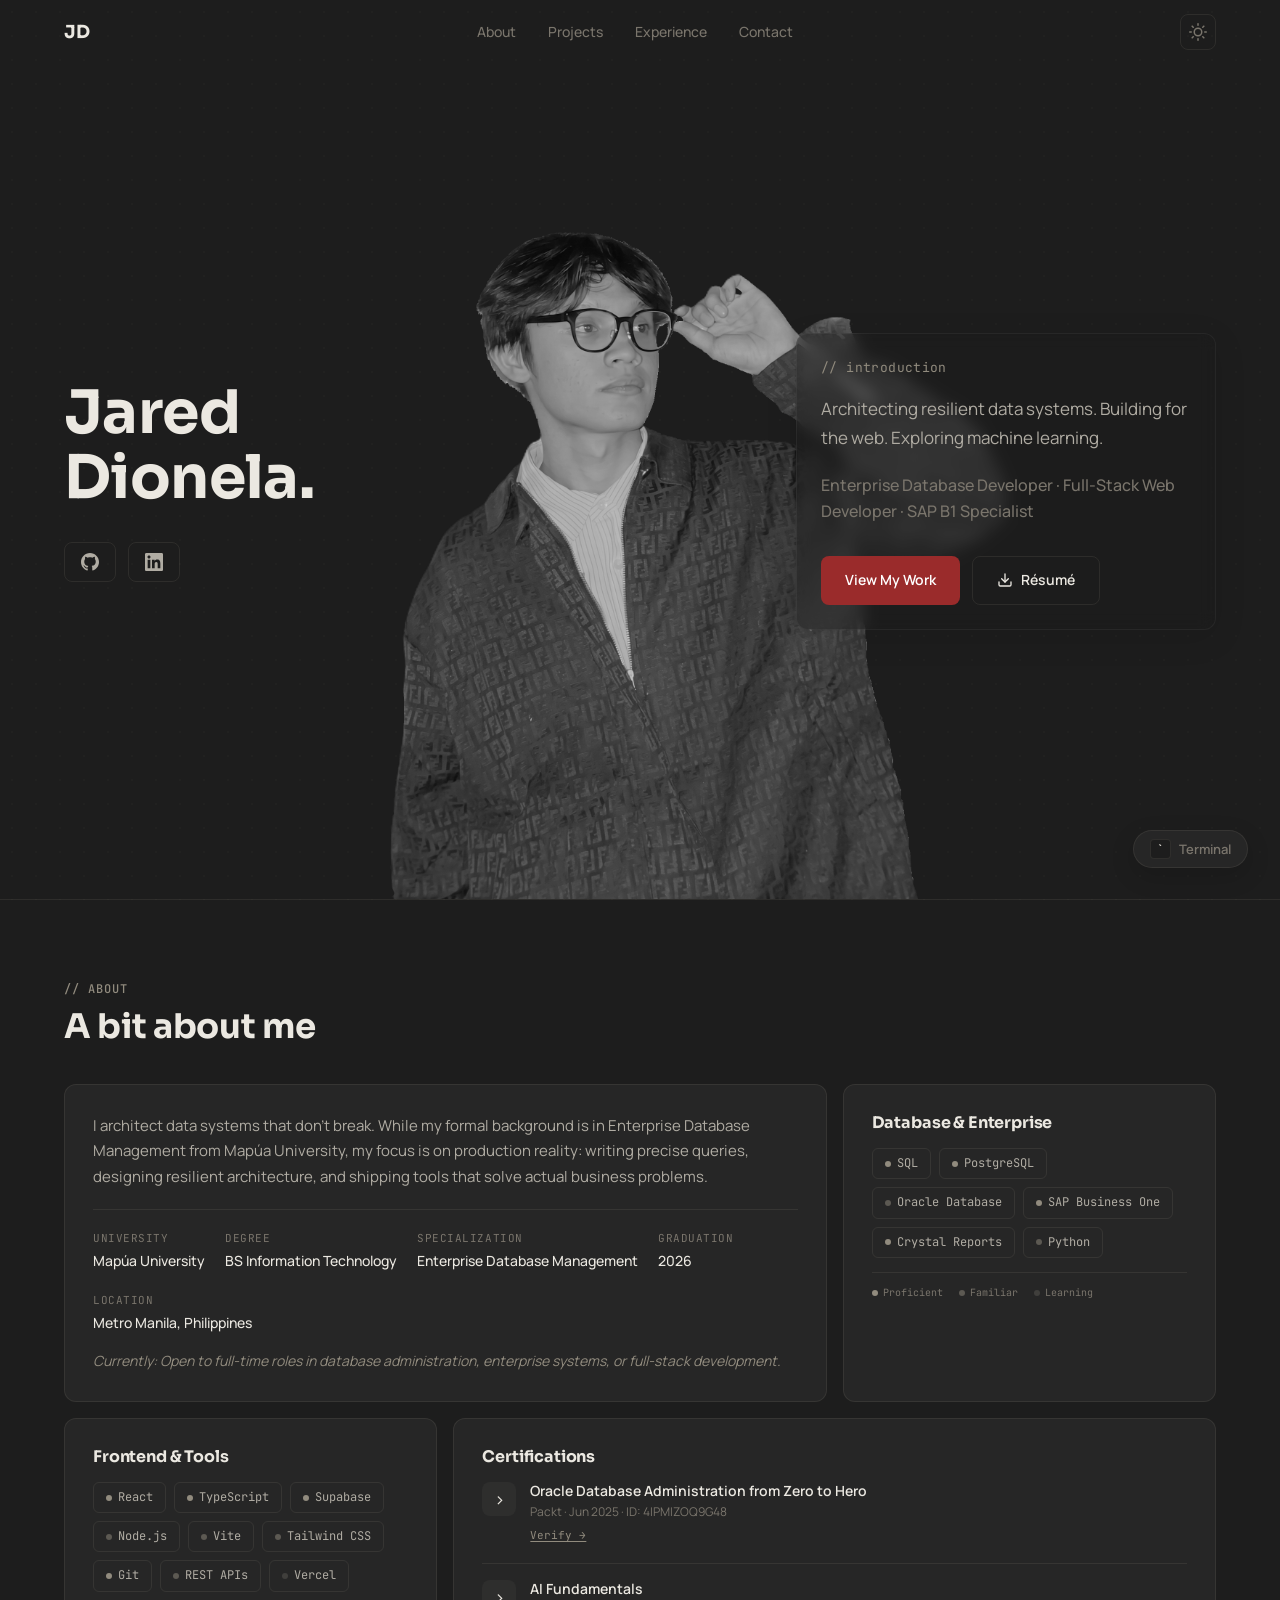
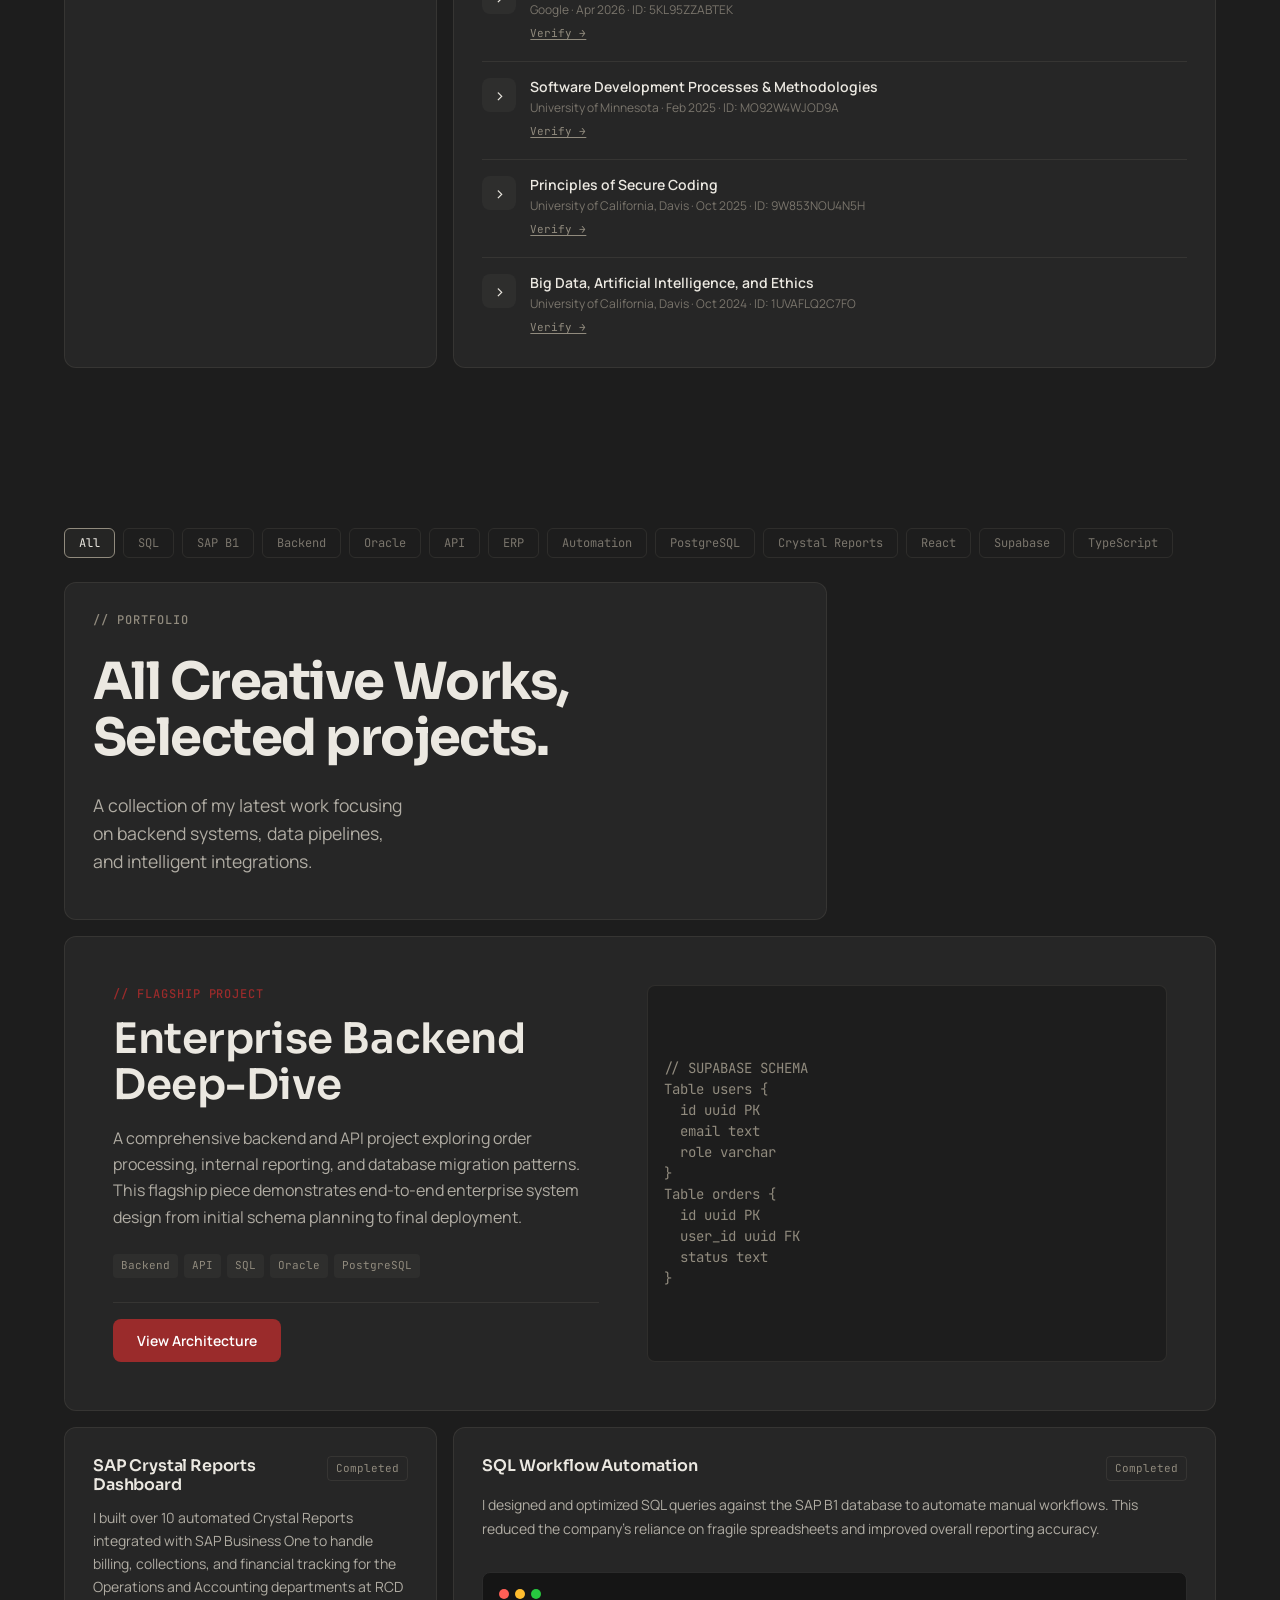
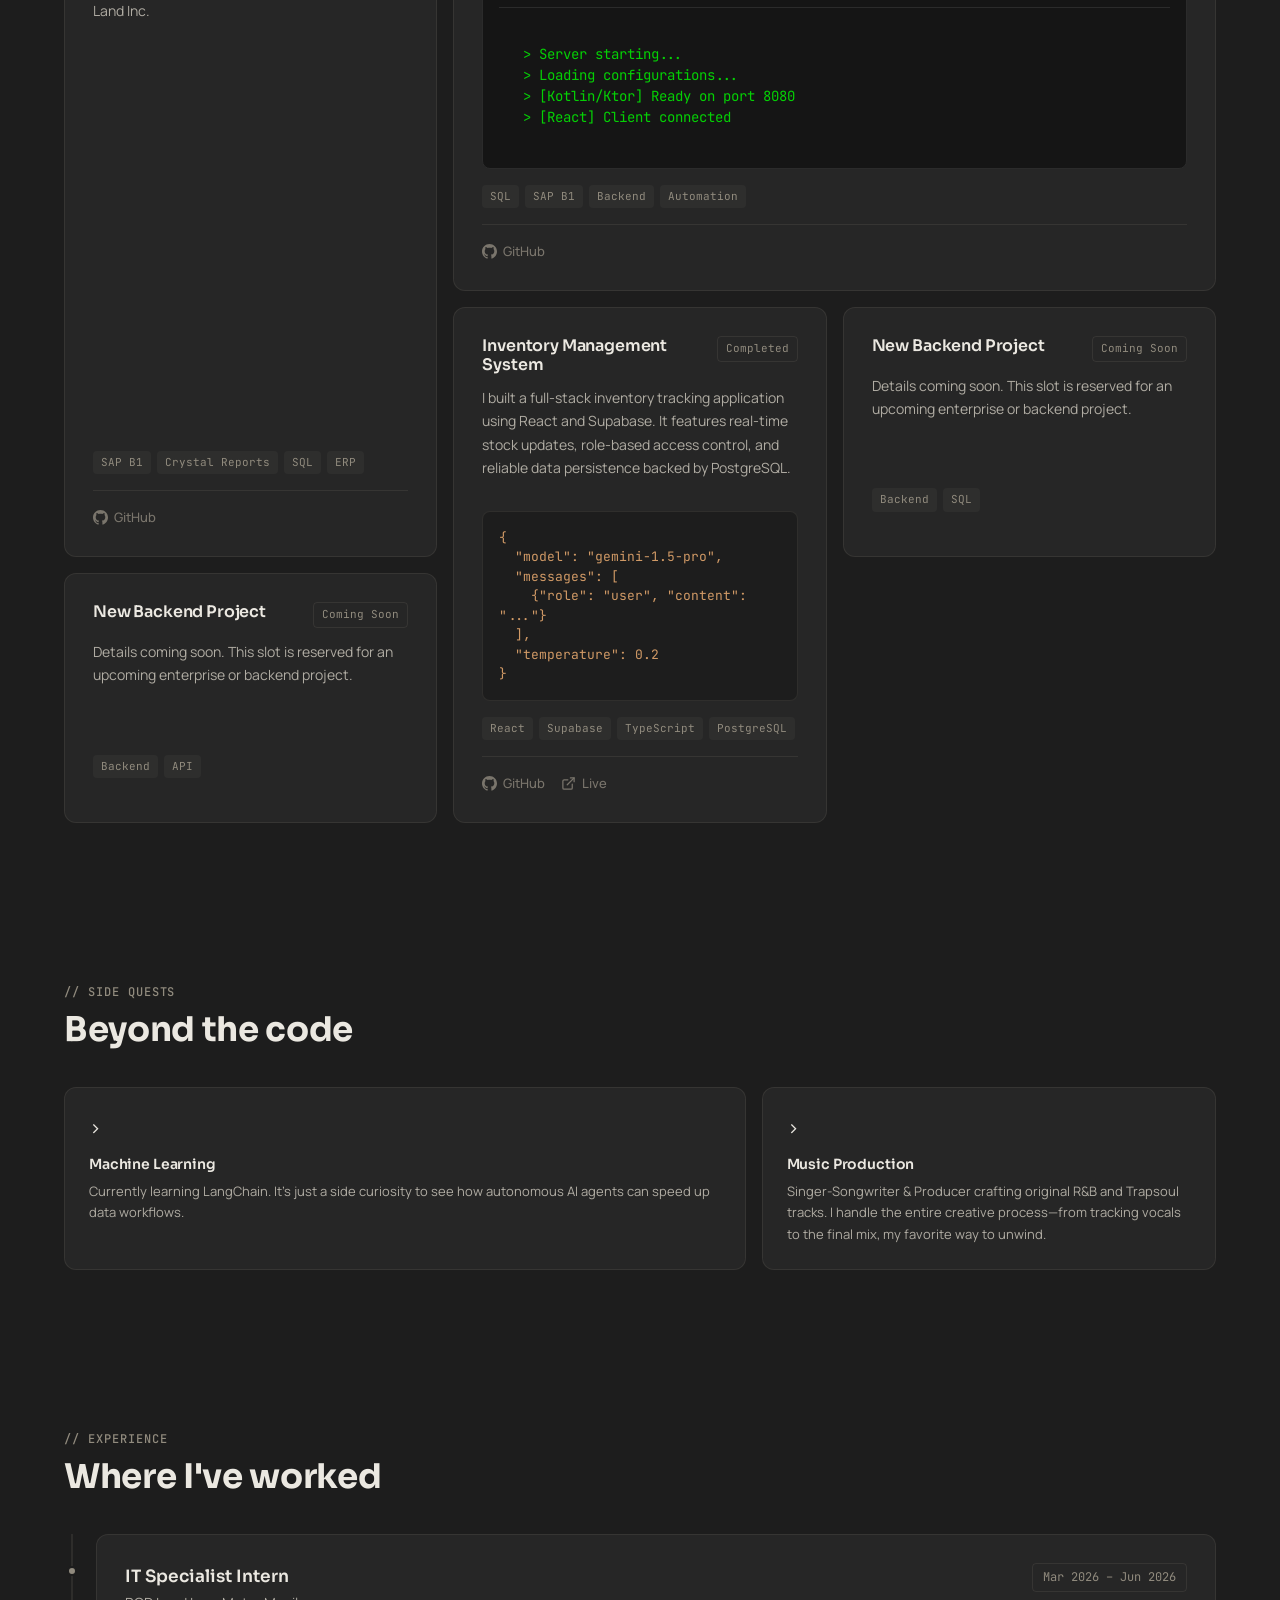
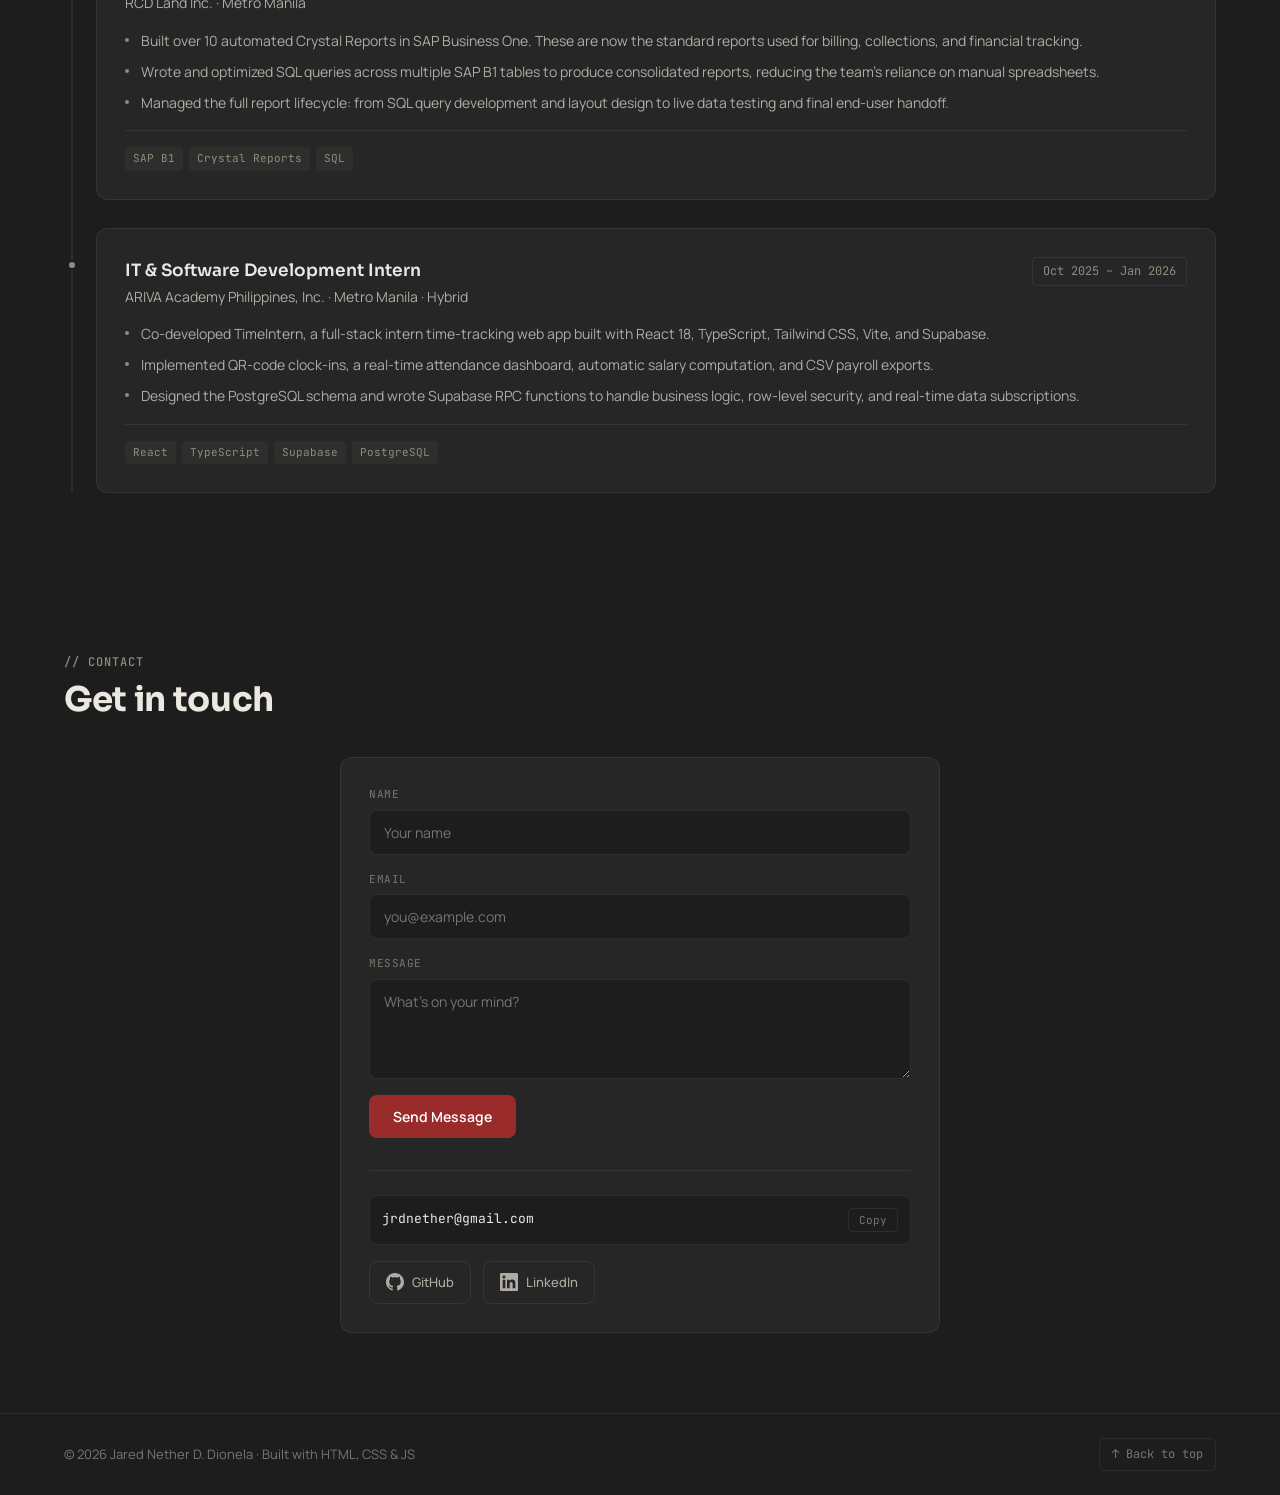
<file: index.html>
<!DOCTYPE html>
<html lang="en" data-theme="dark">

<head>
  <meta charset="UTF-8">
  <meta name="viewport" content="width=device-width, initial-scale=1.0">
  <title>Jared Dionela</title>
  <meta name="description"
    content="Portfolio of Jared Dionela. IT graduate specializing in enterprise databases, SAP/ERP reporting, and full-stack development.">

  <!-- fonts: Sora (headings), Manrope (body), JetBrains Mono (accents) -->
  <link rel="preconnect" href="https://fonts.googleapis.com">
  <link rel="preconnect" href="https://fonts.gstatic.com" crossorigin>
  <link
    href="https://fonts.googleapis.com/css2?family=Sora:wght@500;600;700&family=Manrope:wght@400;500;600;700&family=JetBrains+Mono:wght@400;500&display=swap"
    rel="stylesheet">

  <link rel="stylesheet" href="style.css">
  <!-- TODO: Replace assets/favicon.png with your actual favicon image -->
  <link rel="icon" type="image/png" href="assets/favicon.png">
</head>

<body>

  <!-- ═══════════════════════════════════
       NAVIGATION
       ═══════════════════════════════════ -->
  <nav class="nav" id="navbar">
    <div class="nav-inner">
      <a href="#hero" class="nav-logo">JD</a>
      <ul class="nav-links" id="navLinks">
        <li><a href="#about">About</a></li>
        <li><a href="#projects">Projects</a></li>
        <li><a href="#experience">Experience</a></li>
        <li><a href="#contact">Contact</a></li>
      </ul>
      <div class="nav-right">
        <button class="theme-toggle" id="themeToggle" aria-label="Toggle dark/light mode">
          <!-- icon swapped by JS -->
          <svg viewBox="0 0 24 24" fill="none" stroke="currentColor" stroke-width="2" stroke-linecap="round"
            stroke-linejoin="round">
            <circle cx="12" cy="12" r="5"></circle>
            <line x1="12" y1="1" x2="12" y2="3"></line>
            <line x1="12" y1="21" x2="12" y2="23"></line>
            <line x1="4.22" y1="4.22" x2="5.64" y2="5.64"></line>
            <line x1="18.36" y1="18.36" x2="19.78" y2="19.78"></line>
            <line x1="1" y1="12" x2="3" y2="12"></line>
            <line x1="21" y1="12" x2="23" y2="12"></line>
            <line x1="4.22" y1="19.78" x2="5.64" y2="18.36"></line>
            <line x1="18.36" y1="5.64" x2="19.78" y2="4.22"></line>
          </svg>
        </button>
        <button class="nav-toggle" id="navToggle" aria-label="Toggle navigation">
          <span></span>
          <span></span>
          <span></span>
        </button>
      </div>
    </div>
  </nav>

  <!-- ═══════════════════════════════════
       HERO
       ═══════════════════════════════════ -->
  <section class="hero" id="hero">
    <div class="container hero-container">
      <!-- Left side: Name and Title -->
      <div class="hero-left">
        <h1>Jared<br>Dionela.</h1>
        <div class="social-actions" style="margin-top: 32px;">
          <a href="https://github.com/JaredDionela" class="social-link" target="_blank" rel="noopener">
            <svg viewBox="0 0 24 24" fill="currentColor" width="20" height="20">
              <path
                d="M12 0c-6.626 0-12 5.373-12 12 0 5.302 3.438 9.8 8.207 11.387.599.111.793-.261.793-.577v-2.234c-3.338.726-4.033-1.416-4.033-1.416-.546-1.387-1.333-1.756-1.333-1.756-1.089-.745.083-.729.083-.729 1.205.084 1.839 1.237 1.839 1.237 1.07 1.834 2.807 1.304 3.492.997.107-.775.418-1.305.762-1.604-2.665-.305-5.467-1.334-5.467-5.931 0-1.311.469-2.381 1.236-3.221-.124-.303-.535-1.524.117-3.176 0 0 1.008-.322 3.301 1.23.957-.266 1.983-.399 3.003-.404 1.02.005 2.047.138 3.006.404 2.291-1.552 3.297-1.23 3.297-1.23.653 1.653.242 2.874.118 3.176.77.84 1.235 1.911 1.235 3.221 0 4.609-2.807 5.624-5.479 5.921.43.372.823 1.102.823 2.222v3.293c0 .319.192.694.801.576 4.765-1.589 8.199-6.086 8.199-11.386 0-6.627-5.373-12-12-12z" />
            </svg>
          </a>
          <a href="https://www.linkedin.com/in/jared-nether-2209ab2bb/" class="social-link" target="_blank"
            rel="noopener">
            <svg viewBox="0 0 24 24" fill="currentColor" width="20" height="20">
              <path
                d="M20.447 20.452h-3.554v-5.569c0-1.328-.027-3.037-1.852-3.037-1.853 0-2.136 1.445-2.136 2.939v5.667H9.351V9h3.414v1.561h.046c.477-.9 1.637-1.85 3.37-1.85 3.601 0 4.267 2.37 4.267 5.455v6.286zM5.337 7.433c-1.144 0-2.063-.926-2.063-2.065 0-1.138.92-2.063 2.063-2.063 1.14 0 2.064.925 2.064 2.063 0 1.139-.925 2.065-2.064 2.065zm1.782 13.019H3.555V9h3.564v11.452zM22.225 0H1.771C.792 0 0 .774 0 1.729v20.542C0 23.227.792 24 1.771 24h20.451C23.2 24 24 23.227 24 22.271V1.729C24 .774 23.2 0 22.222 0h.003z" />
            </svg>
          </a>
        </div>
      </div>

      <!-- Center: Image -->
      <div class="hero-image-wrapper">
        <img src="assets/jared5.png" alt="Jared Nether" class="img-grayscale-reveal">
      </div>

      <!-- Right side: Description and Actions -->
      <div class="hero-right">
        <p class="hero-label mono">// introduction</p>
        <p class="hero-tagline">Architecting resilient data systems. Building for the web.
          Exploring machine learning.</p>
        <p class="hero-subtext">
          Enterprise Database Developer &middot; Full-Stack Web Developer &middot; SAP B1 Specialist
        </p>
        <div class="hero-actions" style="margin-top: 32px;">
          <a href="#projects" class="btn btn-primary">View My Work</a>
          <a href="Resume-Jared Nether D. Dionela.pdf" download class="btn btn-ghost">
            <svg width="16" height="16" viewBox="0 0 24 24" fill="none" stroke="currentColor" stroke-width="2"
              stroke-linecap="round" stroke-linejoin="round">
              <path d="M21 15v4a2 2 0 0 1-2 2H5a2 2 0 0 1-2-2v-4"></path>
              <polyline points="7 10 12 15 17 10"></polyline>
              <line x1="12" y1="15" x2="12" y2="3"></line>
            </svg>
            Résumé
          </a>
        </div>
      </div>
    </div>
  </section>

  <!-- ═══════════════════════════════════
       ABOUT + SKILLS + CERTIFICATIONS
       ═══════════════════════════════════ -->
  <section class="section" id="about">
    <div class="container">
      <div class="section-header reveal">
        <p class="section-label mono">// about</p>
        <h2 class="section-title">A bit about me</h2>
      </div>

      <div class="bento-grid">

        <!-- About card — spans 2 cols -->
        <div class="bento-card span-2 reveal">
          <div class="about-bio">
            <p>
              I architect data systems that don't break. While my formal background
              is in Enterprise Database Management from Mapúa University, my focus
              is on production reality: writing precise queries, designing resilient
              architecture, and shipping tools that solve actual business problems.
            </p>
          </div>
          <div class="about-details">
            <div>
              <div class="about-detail-label">University</div>
              <div class="about-detail-value">Mapúa University</div>
            </div>
            <div>
              <div class="about-detail-label">Degree</div>
              <div class="about-detail-value">BS Information Technology</div>
            </div>
            <div>
              <div class="about-detail-label">Specialization</div>
              <div class="about-detail-value">Enterprise Database Management</div>
            </div>
            <div>
              <div class="about-detail-label">Graduation</div>
              <div class="about-detail-value">2026</div>
            </div>
            <div>
              <div class="about-detail-label">Location</div>
              <div class="about-detail-value">Metro Manila, Philippines</div>
            </div>
          </div>
          <p class="about-currently">
            Currently: Open to full-time roles in database administration, enterprise systems,
            or full-stack development.
          </p>
        </div>

        <!-- Database & Enterprise Skills card -->
        <div class="bento-card reveal">
          <h3 class="skills-card-title">Database & Enterprise</h3>
          <div class="skill-tags">
            <span class="skill-pill tier-proficient"><span class="tier-dot"></span>SQL</span>
            <span class="skill-pill tier-proficient"><span class="tier-dot"></span>PostgreSQL</span>
            <span class="skill-pill tier-familiar"><span class="tier-dot"></span>Oracle Database</span>
            <span class="skill-pill tier-proficient"><span class="tier-dot"></span>SAP Business One</span>
            <span class="skill-pill tier-proficient"><span class="tier-dot"></span>Crystal Reports</span>
            <span class="skill-pill tier-familiar"><span class="tier-dot"></span>Python</span>
          </div>
          <div class="skill-legend">
            <span class="legend-item"><span class="tier-dot"
                style="background:var(--accent-muted)"></span>Proficient</span>
            <span class="legend-item"><span class="tier-dot"
                style="background:rgba(145,139,126,0.5)"></span>Familiar</span>
            <span class="legend-item"><span class="tier-dot"
                style="background:rgba(145,139,126,0.25)"></span>Learning</span>
          </div>
        </div>

        <!-- Frontend & Tools Skills card -->
        <div class="bento-card reveal">
          <h3 class="skills-card-title">Frontend & Tools</h3>
          <div class="skill-tags">
            <span class="skill-pill tier-proficient"><span class="tier-dot"></span>React</span>
            <span class="skill-pill tier-proficient"><span class="tier-dot"></span>TypeScript</span>
            <span class="skill-pill tier-proficient"><span class="tier-dot"></span>Supabase</span>
            <span class="skill-pill tier-familiar"><span class="tier-dot"></span>Node.js</span>
            <span class="skill-pill tier-familiar"><span class="tier-dot"></span>Vite</span>
            <span class="skill-pill tier-familiar"><span class="tier-dot"></span>Tailwind CSS</span>
            <span class="skill-pill tier-proficient"><span class="tier-dot"></span>Git</span>
            <span class="skill-pill tier-familiar"><span class="tier-dot"></span>REST APIs</span>
            <span class="skill-pill tier-learning"><span class="tier-dot"></span>Vercel</span>
          </div>
        </div>

        <!-- Certifications card — spans 2 cols -->
        <div class="bento-card span-2 reveal">
          <h3 class="skills-card-title">Certifications</h3>

          <div class="cert-item">
            <div class="cert-icon">></div>
            <div>
              <div class="cert-name">Oracle Database Administration from Zero to Hero</div>
              <div class="cert-meta">Packt · Jun 2025 · ID: 4IPMIZOQ9G48</div>
              <a href="https://coursera.org/verify/specialization/4IPMIZOQ9G48" class="cert-verify">Verify
                →</a>
            </div>
          </div>

          <div class="cert-item">
            <div class="cert-icon">></div>
            <div>
              <div class="cert-name">AI Fundamentals</div>
              <div class="cert-meta">Google · Apr 2026 · ID: 5KL95ZZABTEK</div>
              <a href="https://coursera.org/verify/5KL95ZZABTEK" class="cert-verify">Verify
                →</a>
            </div>
          </div>

          <div class="cert-item">
            <div class="cert-icon">></div>
            <div>
              <div class="cert-name">Software Development Processes & Methodologies</div>
              <div class="cert-meta">University of Minnesota · Feb 2025 · ID: MO92W4WJOD9A</div>
              <a href="https://coursera.org/verify/MO92W4WJOD9A" class="cert-verify">Verify
                →</a>
            </div>
          </div>

          <div class="cert-item">
            <div class="cert-icon">></div>
            <div>
              <div class="cert-name">Principles of Secure Coding</div>
              <div class="cert-meta">University of California, Davis · Oct 2025 · ID: 9W853NOU4N5H</div>
              <a href="https://coursera.org/verify/9W853NOU4N5H" class="cert-verify">Verify
                →</a>
            </div>
          </div>

          <div class="cert-item">
            <div class="cert-icon">></div>
            <div>
              <div class="cert-name">Big Data, Artificial Intelligence, and Ethics</div>
              <div class="cert-meta">University of California, Davis · Oct 2024 · ID: 1UVAFLQ2C7FO</div>
              <a href="https://coursera.org/verify/1UVAFLQ2C7FO" class="cert-verify">Verify
                →</a>
            </div>
          </div>

        </div><!-- .bento-grid -->
      </div>
  </section>

  <!-- ═══════════════════════════════════
       PROJECTS
       ═══════════════════════════════════ -->
  <section class="section" id="projects">
    <div class="container">
      <div class="projects-filter reveal" id="projectsFilter">
        <!-- filter buttons rendered by main.js -->
      </div>
      <div class="projects-grid reveal" id="projectsGrid">
        <!-- project cards rendered by main.js from content.js data -->
      </div>
    </div>
  </section>

  <!-- ═══════════════════════════════════
       PERSONALITY CARDS (strand B)
       ═══════════════════════════════════ -->
  <section class="section">
    <div class="container">
      <div class="section-header reveal">
        <p class="section-label mono">// side quests</p>
        <h2 class="section-title">Beyond the code</h2>
      </div>
      <div class="personality-grid reveal">

        <div class="personality-card">
          <div class="personality-icon">></div>
          <h3 class="personality-title">Machine Learning</h3>
          <p class="personality-note">
            Currently learning LangChain. It's just a side curiosity to see how
            autonomous AI agents can speed up data workflows.
          </p>
        </div>

        <div class="personality-card">
          <div class="personality-icon">></div>
          <h3 class="personality-title">Music Production</h3>
          <p class="personality-note">
            Singer-Songwriter & Producer crafting original R&B and Trapsoul tracks.
            I handle the entire creative process—from tracking vocals to the final
            mix, my favorite way to unwind.
          </p>
        </div>

      </div>
    </div>
  </section>

  <!-- ═══════════════════════════════════
       EXPERIENCE
       ═══════════════════════════════════ -->
  <section class="section" id="experience">
    <div class="container">
      <div class="section-header reveal">
        <p class="section-label mono">// experience</p>
        <h2 class="section-title">Where I've worked</h2>
      </div>

      <div class="timeline reveal">

        <!-- RCD Land — most recent first -->
        <div class="timeline-entry">
          <div class="timeline-card">
            <div class="timeline-header">
              <div>
                <div class="timeline-role">IT Specialist Intern</div>
                <div class="timeline-company">RCD Land Inc. · Metro Manila</div>
              </div>
              <span class="timeline-date mono">Mar 2026 – Jun 2026</span>
            </div>
            <ul class="timeline-bullets">
              <li>Built over 10 automated Crystal Reports in SAP Business One. These are now the standard reports used
                for billing, collections, and financial tracking.</li>
              <li>Wrote and optimized SQL queries across multiple SAP B1 tables to produce consolidated reports,
                reducing the team's reliance on manual spreadsheets.</li>
              <li>Managed the full report lifecycle: from SQL query development and layout design to live data testing
                and final end-user handoff.</li>
            </ul>
            <div class="timeline-tags">
              <span class="project-tag">SAP B1</span>
              <span class="project-tag">Crystal Reports</span>
              <span class="project-tag">SQL</span>
            </div>
          </div>
        </div>

        <!-- ARIVA Academy -->
        <div class="timeline-entry">
          <div class="timeline-card">
            <div class="timeline-header">
              <div>
                <div class="timeline-role">IT & Software Development Intern</div>
                <div class="timeline-company">ARIVA Academy Philippines, Inc. · Metro Manila · Hybrid</div>
              </div>
              <span class="timeline-date mono">Oct 2025 – Jan 2026</span>
            </div>
            <ul class="timeline-bullets">
              <li>Co-developed TimeIntern, a full-stack intern time-tracking web app built with React 18, TypeScript,
                Tailwind CSS, Vite, and Supabase.</li>
              <li>Implemented QR-code clock-ins, a real-time attendance dashboard, automatic salary computation, and CSV
                payroll exports.</li>
              <li>Designed the PostgreSQL schema and wrote Supabase RPC functions to handle business logic, row-level
                security, and real-time data subscriptions.</li>
            </ul>
            <div class="timeline-tags">
              <span class="project-tag">React</span>
              <span class="project-tag">TypeScript</span>
              <span class="project-tag">Supabase</span>
              <span class="project-tag">PostgreSQL</span>
            </div>
          </div>
        </div>

      </div><!-- .timeline -->
    </div>
  </section>

  <!-- ═══════════════════════════════════
       CONTACT
       ═══════════════════════════════════ -->
  <section class="section" id="contact">
    <div class="container">
      <div class="section-header reveal">
        <p class="section-label mono">// contact</p>
        <h2 class="section-title">Get in touch</h2>
      </div>

      <div class="contact-form-card reveal" style="max-width: 600px; margin: 0 auto;">

        <!-- Contact form -->
        <form class="contact-form" id="contactForm" action="https://formsubmit.co/jrdnether@gmail.com" method="POST"
          style="margin-bottom: 32px;">
          <input type="hidden" name="_captcha" value="false">
          <div class="form-group">
            <label class="form-label" for="contactName">Name</label>
            <input class="form-input" type="text" id="contactName" name="name" required placeholder="Your name">
          </div>
          <div class="form-group">
            <label class="form-label" for="contactEmail">Email</label>
            <input class="form-input" type="email" id="contactEmail" name="email" required
              placeholder="you@example.com">
          </div>
          <div class="form-group">
            <label class="form-label" for="contactMessage">Message</label>
            <textarea class="form-textarea" id="contactMessage" name="message" required
              placeholder="What's on your mind?"></textarea>
          </div>
          <button type="submit" class="btn btn-primary form-submit">Send Message</button>
        </form>

        <hr style="border: 0; border-top: 1px solid var(--border-rest); margin-bottom: 24px;">

        <!-- Contact info -->
        <div class="contact-email-row" style="margin-bottom: 16px;">
          <span class="contact-email mono">jrdnether@gmail.com</span>
          <button class="copy-email-btn mono" id="copyEmailBtn">Copy</button>
        </div>
        <div class="contact-socials">
          <a href="https://github.com/JaredDionela" class="social-link" target="_blank" rel="noopener">
            <svg viewBox="0 0 24 24" fill="currentColor">
              <path
                d="M12 0c-6.626 0-12 5.373-12 12 0 5.302 3.438 9.8 8.207 11.387.599.111.793-.261.793-.577v-2.234c-3.338.726-4.033-1.416-4.033-1.416-.546-1.387-1.333-1.756-1.333-1.756-1.089-.745.083-.729.083-.729 1.205.084 1.839 1.237 1.839 1.237 1.07 1.834 2.807 1.304 3.492.997.107-.775.418-1.305.762-1.604-2.665-.305-5.467-1.334-5.467-5.931 0-1.311.469-2.381 1.236-3.221-.124-.303-.535-1.524.117-3.176 0 0 1.008-.322 3.301 1.23.957-.266 1.983-.399 3.003-.404 1.02.005 2.047.138 3.006.404 2.291-1.552 3.297-1.23 3.297-1.23.653 1.653.242 2.874.118 3.176.77.84 1.235 1.911 1.235 3.221 0 4.609-2.807 5.624-5.479 5.921.43.372.823 1.102.823 2.222v3.293c0 .319.192.694.801.576 4.765-1.589 8.199-6.086 8.199-11.386 0-6.627-5.373-12-12-12z" />
            </svg>
            GitHub
          </a>
          <a href="https://www.linkedin.com/in/jared-nether-2209ab2bb/" class="social-link" target="_blank"
            rel="noopener">
            <svg viewBox="0 0 24 24" fill="currentColor">
              <path
                d="M20.447 20.452h-3.554v-5.569c0-1.328-.027-3.037-1.852-3.037-1.853 0-2.136 1.445-2.136 2.939v5.667H9.351V9h3.414v1.561h.046c.477-.9 1.637-1.85 3.37-1.85 3.601 0 4.267 2.37 4.267 5.455v6.286zM5.337 7.433c-1.144 0-2.063-.926-2.063-2.065 0-1.138.92-2.063 2.063-2.063 1.14 0 2.064.925 2.064 2.063 0 1.139-.925 2.065-2.064 2.065zm1.782 13.019H3.555V9h3.564v11.452zM22.225 0H1.771C.792 0 0 .774 0 1.729v20.542C0 23.227.792 24 1.771 24h20.451C23.2 24 24 23.227 24 22.271V1.729C24 .774 23.2 0 22.222 0h.003z" />
            </svg>
            LinkedIn
          </a>
        </div>

      </div>
    </div>
  </section>

  <!-- ═══════════════════════════════════
       TERMINAL HINT BUTTON
       ═══════════════════════════════════ -->
  <button id="terminalToggleBtn" class="terminal-toggle-btn reveal" aria-label="Open Terminal">
    <span class="keyboard-key">`</span>
    <span>Terminal</span>
  </button>

  <!-- ═══════════════════════════════════
       TERMINAL OVERLAY
       ═══════════════════════════════════ -->
  <div class="terminal-overlay" id="terminalOverlay" aria-hidden="true">
    <div class="terminal-window">
      <div class="terminal-header">
        <div class="terminal-dots">
          <span class="dot"></span><span class="dot"></span><span class="dot"></span>
        </div>
        <div class="terminal-title">jared@portfolio:~</div>
        <button class="terminal-close" id="terminalClose" aria-label="Close terminal">&times;</button>
      </div>
      <div class="terminal-body" id="terminalBody">
        <div class="terminal-output" id="terminalOutput">
          <p>Welcome to Jared's Portfolio Terminal.</p>
          <p>Type <span class="terminal-highlight">help</span> to see available commands.</p>
        </div>
        <div class="terminal-input-line">
          <span class="terminal-prompt">$&nbsp;</span>
          <input type="text" id="terminalInput" class="terminal-input" autocomplete="off" spellcheck="false"
            aria-label="Terminal input">
        </div>
      </div>
    </div>
  </div>

  <!-- ═══════════════════════════════════
       ARCHITECTURE MODAL
       ═══════════════════════════════════ -->
  <dialog class="arch-modal" id="archModal">
    <div class="modal-content">
      <div class="modal-header">
        <h3 class="modal-title">System Architecture: Enterprise Backend Deep-Dive</h3>
        <button class="modal-close" id="modalClose" aria-label="Close modal">&times;</button>
      </div>
      <div class="modal-body">
        <div class="arch-diagram">
          <div class="arch-node client-node">
            <div class="node-title">React Client</div>
            <div class="node-desc">Vite, Tailwind</div>
          </div>
          <div class="arch-arrow">→ REST API →</div>
          <div class="arch-node server-node">
            <div class="node-title">Backend API</div>
            <div class="node-desc">Ktor / Node.js</div>
          </div>
          <div class="arch-arrow">→ JDBC →</div>
          <div class="arch-node db-node">
            <div class="node-title">Database Cluster</div>
            <div class="node-desc">PostgreSQL / Oracle</div>
          </div>
        </div>
        <p class="modal-text">This architecture ensures high availability, handles automated data migrations, and
          provides a strict type-safe contract between the client and server. The database tier includes row-level
          security and automated materialized view updates for complex reporting queries.</p>
      </div>
    </div>
  </dialog>

  <!-- ═══════════════════════════════════
       FOOTER
       ═══════════════════════════════════ -->
  <footer class="footer">
    <div class="container">
      <div class="footer-inner">
        <p class="footer-text">© 2026 Jared Nether D. Dionela · Built with HTML, CSS & JS</p>
        <a href="#hero" class="back-to-top">↑ Back to top</a>
      </div>
    </div>
  </footer>

  <script src="content.js?v=2"></script>
  <script src="main.js?v=2"></script>
</body>

</html>
</file>
<file: style.css>
/* ═══════════════════════════════════════════════════
   style.css — charcoal + taupe bento design system
   no gradients, no second accent, no pastel anything
   ═══════════════════════════════════════════════════ */

/* ── Palette (locked — do not deviate) ── */
:root {
  --bg-main: #1D1D1D;
  --bg-card: #262626;
  --text-primary: #EBE8E1;
  --accent-muted: #918B7E;
  --accent-brand: #9A2B2B;
  /* Deep oxblood for distinct, authoritative elegance */
  --accent-brand-hover: #BA3838;
  --text-on-brand: #FFFFFF;
  --color-success: #348e58;
  --border-rest: rgba(145, 139, 126, 0.15);

  /* derived from the base palette */
  --text-secondary: #B0ACA3;
  --text-muted: #7A756C;
  --shadow-hover: rgba(145, 139, 126, 0.1);

  /* glassmorphism variables */
  --bg-glass: rgba(29, 29, 29, 0.4);
  --border-glass: rgba(255, 255, 255, 0.05);

  /* image variables */
  --img-grayscale: 100%;
  --img-opacity: 0.8;

  /* layout tokens */
  --card-radius: 12px;
  --card-padding: 28px;
  --section-gap: 80px;
  --container-width: 1200px;
}

/* ── Light mode ── */
[data-theme="light"] {
  --bg-main: #F5F3EF;
  --bg-card: #EAE6DE;
  /* Using a dirty white instead of bright #FFFFFF */
  --text-primary: #1D1D1D;
  --text-secondary: #4A4640;
  --text-muted: #918B7E;
  --accent-muted: #7A756C;
  --accent-brand: #7A2222;
  --accent-brand-hover: #5A1616;
  --text-on-brand: #FFFFFF;
  --color-success: #348e58;
  --border-rest: rgba(145, 139, 126, 0.22);
  --shadow-hover: rgba(145, 139, 126, 0.15);
  --bg-glass: rgba(245, 243, 239, 0.6);
  --border-glass: rgba(0, 0, 0, 0.05);
  --img-grayscale: 0%;
  --img-opacity: 1;
}

/* ── Reset ── */
*,
*::before,
*::after {
  margin: 0;
  padding: 0;
  box-sizing: border-box;
}

html {
  scroll-behavior: smooth;
  scroll-padding-top: 80px;
}

body {
  font-family: 'Manrope', -apple-system, BlinkMacSystemFont, sans-serif;
  background: var(--bg-main);
  color: var(--text-primary);
  line-height: 1.6;
  overflow-x: hidden;
  -webkit-font-smoothing: antialiased;
  position: relative;
  transition: background 0.3s, color 0.3s;
}

::selection {
  background: var(--accent-brand);
  color: var(--text-on-brand);
}

/* ── Faint dot pattern background ── */
/* using a css-only radial gradient so there's no image dependency */
body::before {
  content: '';
  position: fixed;
  inset: 0;
  background-image: radial-gradient(circle, var(--accent-muted) 1px, transparent 1px);
  background-size: 24px 24px;
  opacity: 0.04;
  pointer-events: none;
  z-index: 0;
}

/* ── Typography ── */
h1,
h2,
h3 {
  font-family: 'Sora', sans-serif;
  font-weight: 700;
  letter-spacing: -0.01em;
  line-height: 1.2;
}

.mono {
  font-family: 'JetBrains Mono', monospace;
}

a {
  color: inherit;
  text-decoration: none;
}

img {
  max-width: 100%;
  display: block;
}

/* ── Container ── */
.container {
  max-width: var(--container-width);
  margin: 0 auto;
  padding: 0 24px;
}

/* ═══════════════════════════════════
   BENTO CARD BASE
   ═══════════════════════════════════ */
.bento-card {
  background: var(--bg-card);
  border: 1px solid var(--border-rest);
  border-radius: var(--card-radius);
  padding: var(--card-padding);
  transition: all 0.3s ease;
  position: relative;
  z-index: 1;
}

.bento-card:hover {
  border-color: var(--accent-muted);
  transform: translateY(-4px);
  box-shadow: 0 10px 30px var(--shadow-hover);
}

/* ═══════════════════════════════════
   NAVIGATION
   ═══════════════════════════════════ */
.nav {
  position: fixed;
  top: 0;
  left: 0;
  right: 0;
  z-index: 1000;
  transition: background 0.3s, border-color 0.3s;
  background: transparent;
}

.nav.scrolled {
  background: rgba(29, 29, 29, 0.88);
  backdrop-filter: blur(16px);
  -webkit-backdrop-filter: blur(16px);
  border-bottom: 1px solid var(--border-rest);
}

[data-theme="light"] .nav.scrolled {
  background: rgba(245, 243, 239, 0.88);
}

.nav-inner {
  max-width: var(--container-width);
  margin: 0 auto;
  display: flex;
  justify-content: space-between;
  align-items: center;
  height: 64px;
  padding: 0 24px;
}

.nav-logo {
  font-family: 'Sora', sans-serif;
  font-weight: 700;
  font-size: 18px;
  color: var(--text-primary);
  letter-spacing: -0.02em;
}

.nav-links {
  display: flex;
  gap: 32px;
  list-style: none;
  align-items: center;
}

.nav-links a {
  font-size: 14px;
  font-weight: 500;
  color: var(--text-muted);
  transition: color 0.3s;
  position: relative;
}

.nav-links a:hover,
.nav-links a.active {
  color: var(--text-primary);
}

.nav-right {
  display: flex;
  align-items: center;
  gap: 8px;
}

/* ── Theme toggle ── */
.theme-toggle {
  background: none;
  border: 1px solid var(--border-rest);
  border-radius: 8px;
  padding: 7px;
  cursor: pointer;
  color: var(--text-muted);
  transition: all 0.3s;
  display: flex;
  align-items: center;
  justify-content: center;
  width: 36px;
  height: 36px;
}

.theme-toggle:hover {
  border-color: var(--accent-brand);
  color: var(--accent-brand);
}

.theme-toggle svg {
  width: 18px;
  height: 18px;
  transition: transform 0.4s cubic-bezier(0.4, 0, 0.2, 1);
}

.theme-toggle:active svg {
  transform: rotate(30deg) scale(0.9);
}

/* ── Mobile hamburger ── */
.nav-toggle {
  display: none;
  flex-direction: column;
  gap: 5px;
  cursor: pointer;
  background: none;
  border: none;
  padding: 4px;
}

.nav-toggle span {
  display: block;
  width: 22px;
  height: 2px;
  background: var(--text-muted);
  border-radius: 2px;
  transition: all 0.3s;
}

/* ═══════════════════════════════════
   HERO
   ═══════════════════════════════════ */
.hero {
  min-height: 100vh;
  display: flex;
  align-items: center;
  padding-top: 64px;
  position: relative;
  z-index: 1;
  border-bottom: 1px solid var(--border-rest);
  /* Creates a ground line */
  overflow: hidden;
  /* Clips the image perfectly at the ground line */
}

.hero-container {
  position: center;
  width: 100%;
  display: flex;
  justify-content: space-between;
  align-items: center;
}

.hero-left,
.hero-right {
  position: relative;
  z-index: 2;
  /* Text sits above the portrait */
  flex: 1;
}

.hero-left {
  padding-right: 20px;
}

.hero-right {
  max-width: 420px;
  padding: 24px;
  border-radius: 12px;
  background: var(--bg-glass);
  /* Theme-aware subtle transparent background */
  backdrop-filter: blur(8px);
  -webkit-backdrop-filter: blur(8px);
  border: 1px solid var(--border-glass);
  /* Theme-aware subtle border */
  box-shadow: 0 8px 32px rgba(0, 0, 0, 0.1);
  /* Softened shadow */
}

.hero-image-wrapper {
  position: absolute;
  left: 28%;
  /* Shifted left to compensate for transparent space on the left of the PNG */
  transform: translateX(-50%);
  bottom: 0;
  /* Sits completely flush with the ground line */
  z-index: 1;
  width: 600px;
  max-width: 90vw;
  height: 90vh;
  display: flex;
  align-items: flex-end;
  justify-content: center;
  opacity: 0;
  animation: hero-enter 1s cubic-bezier(0.16, 1, 0.3, 1) forwards 0.5s;
}

.hero-image-wrapper img {
  max-height: 100%;
  width: 100%;
  object-fit: contain;
  object-position: bottom center;
  transform: scale(1.2);
  /* Slightly increased scaling */
  transform-origin: bottom center;
  /* Grow upwards from the ground */
}

/* staggered entrance — each child fades in */
.hero-left>*,
.hero-right>* {
  opacity: 0;
  animation: hero-enter 0.7s cubic-bezier(0.16, 1, 0.3, 1) forwards;
}

.hero-left>*:nth-child(1) {
  animation-delay: 0.1s;
}

.hero-left>*:nth-child(2) {
  animation-delay: 0.2s;
}

.hero-right>*:nth-child(1) {
  animation-delay: 0.3s;
}

.hero-right>*:nth-child(2) {
  animation-delay: 0.4s;
}

.hero-right>*:nth-child(3) {
  animation-delay: 0.5s;
}

.hero-right>*:nth-child(4) {
  animation-delay: 0.6s;
}

@keyframes hero-enter {
  from {
    opacity: 0;
    filter: blur(8px);
    transform: translateY(20px);
  }

  to {
    opacity: 1;
    filter: blur(0);
    transform: translateY(0);
  }
}

.hero-label {
  font-size: 13px;
  color: var(--accent-muted);
  margin-bottom: 16px;
  letter-spacing: 0.03em;
}

.hero h1 {
  font-size: clamp(36px, 5.5vw, 60px);
  color: var(--text-primary);
  margin-bottom: 16px;
  line-height: 1.08;
}

.hero-tagline {
  font-size: 17px;
  color: var(--text-secondary);
  line-height: 1.7;
  margin-bottom: 20px;
  max-width: 520px;
}


.social-actions,
.hero-actions {
  display: flex;
  gap: 12px;
  flex-wrap: wrap;
}

/* ── Buttons ── */
.btn {
  display: inline-flex;
  align-items: center;
  gap: 8px;
  padding: 12px 24px;
  border-radius: 8px;
  font-size: 14px;
  font-weight: 600;
  font-family: 'Manrope', sans-serif;
  cursor: pointer;
  border: none;
  transition: transform 0.2s cubic-bezier(0.16, 1, 0.3, 1), background 0.2s ease, box-shadow 0.2s ease, border-color 0.2s ease, color 0.2s ease;
}

.btn-primary {
  background: var(--accent-brand);
  color: var(--text-on-brand);
}

.btn-primary:hover {
  background: var(--accent-brand-hover);
  transform: translateY(-2px);
  box-shadow: 0 4px 12px rgba(154, 43, 43, 0.25);
}

.btn-primary:active {
  transform: translateY(1px);
  box-shadow: 0 2px 4px rgba(154, 43, 43, 0.15);
}

.btn-ghost {
  background: transparent;
  color: var(--text-primary);
  border: 1px solid var(--border-rest);
}

.btn-ghost:hover {
  border-color: var(--accent-muted);
  transform: translateY(-2px);
  box-shadow: 0 4px 12px var(--shadow-hover);
}

.btn-ghost:active {
  transform: translateY(1px);
  box-shadow: 0 2px 4px var(--shadow-hover);
}

.btn.btn-success {
  background: var(--color-success);
  color: var(--text-on-brand);
  border-color: var(--color-success);
}

/* ═══════════════════════════════════
   SECTIONS
   ═══════════════════════════════════ */
.section {
  padding: var(--section-gap) 0;
  position: relative;
  z-index: 1;
}

.section-header {
  margin-bottom: 36px;
}

.section-label {
  font-family: 'JetBrains Mono', monospace;
  font-size: 12px;
  font-weight: 500;
  letter-spacing: 0.08em;
  text-transform: uppercase;
  color: var(--accent-muted);
  margin-bottom: 8px;
}

.section-title {
  font-size: clamp(24px, 3.5vw, 34px);
  color: var(--text-primary);
}

/* ═══════════════════════════════════
   BENTO GRID
   ═══════════════════════════════════ */
.bento-grid {
  display: grid;
  grid-template-columns: repeat(3, 1fr);
  gap: 16px;
}

.span-2 {
  grid-column: span 2;
}

.span-3 {
  grid-column: span 3;
}

/* ═══════════════════════════════════
   ABOUT CARD
   ═══════════════════════════════════ */
.about-bio p {
  color: var(--text-secondary);
  margin-bottom: 12px;
  font-size: 15px;
  line-height: 1.7;
}

.about-bio p:last-child {
  margin-bottom: 0;
}

.about-details {
  display: flex;
  flex-wrap: wrap;
  gap: 20px;
  margin-top: 20px;
  padding-top: 20px;
  border-top: 1px solid var(--border-rest);
}

.about-detail-label {
  font-family: 'JetBrains Mono', monospace;
  font-size: 11px;
  color: var(--text-muted);
  text-transform: uppercase;
  letter-spacing: 0.05em;
  margin-bottom: 2px;
}

.about-detail-value {
  font-size: 14px;
  color: var(--text-primary);
  font-weight: 500;
}

.about-currently {
  margin-top: 16px;
  font-size: 14px;
  color: var(--accent-muted);
  font-style: italic;
}

/* ═══════════════════════════════════
   SKILLS CARDS
   ═══════════════════════════════════ */
.skills-card-title {
  font-size: 16px;
  color: var(--text-primary);
  margin-bottom: 16px;
}

.skill-tags {
  display: flex;
  flex-wrap: wrap;
  gap: 8px;
}

.skill-pill {
  font-family: 'JetBrains Mono', monospace;
  font-size: 12px;
  padding: 5px 12px;
  border-radius: 6px;
  border: 1px solid var(--border-rest);
  color: var(--text-secondary);
  transition: all 0.3s;
  display: inline-flex;
  align-items: center;
  gap: 6px;
}

.skill-pill:hover {
  border-color: var(--accent-muted);
  color: var(--text-primary);
}

.tier-dot {
  width: 6px;
  height: 6px;
  border-radius: 50%;
  flex-shrink: 0;
}

.tier-proficient .tier-dot {
  background: var(--accent-muted);
}

.tier-familiar .tier-dot {
  background: rgba(145, 139, 126, 0.5);
}

.tier-learning .tier-dot {
  background: rgba(145, 139, 126, 0.25);
}

.skill-legend {
  display: flex;
  gap: 16px;
  margin-top: 14px;
  padding-top: 12px;
  border-top: 1px solid var(--border-rest);
}

.legend-item {
  display: flex;
  align-items: center;
  gap: 5px;
  font-size: 10px;
  font-family: 'JetBrains Mono', monospace;
  color: var(--text-muted);
}

/* ═══════════════════════════════════
   CERTIFICATIONS
   ═══════════════════════════════════ */
.cert-item {
  display: flex;
  gap: 14px;
  align-items: flex-start;
}

.cert-item+.cert-item {
  margin-top: 16px;
  padding-top: 16px;
  border-top: 1px solid var(--border-rest);
}

.cert-icon {
  font-size: 18px;
  flex-shrink: 0;
  width: 34px;
  height: 34px;
  display: flex;
  align-items: center;
  justify-content: center;
  border-radius: 8px;
  background: rgba(145, 139, 126, 0.08);
}

.cert-name {
  font-size: 14px;
  font-weight: 600;
  color: var(--text-primary);
  line-height: 1.3;
}

.cert-meta {
  font-size: 12px;
  color: var(--text-muted);
  margin-top: 2px;
}

.cert-verify {
  font-family: 'JetBrains Mono', monospace;
  font-size: 11px;
  color: var(--accent-muted);
  text-decoration: underline;
  text-underline-offset: 2px;
  margin-top: 4px;
  display: inline-block;
  transition: color 0.3s;
}

.cert-verify:hover {
  color: var(--text-primary);
}

.cert-placeholder {
  opacity: 0.35;
}

.cert-placeholder .cert-name {
  color: var(--text-muted);
  font-style: italic;
}

/* ═══════════════════════════════════
   PROJECTS
   ═══════════════════════════════════ */
.projects-filter {
  display: flex;
  flex-wrap: wrap;
  gap: 8px;
  margin-bottom: 24px;
}

.filter-btn {
  font-family: 'JetBrains Mono', monospace;
  font-size: 12px;
  padding: 6px 14px;
  border-radius: 6px;
  border: 1px solid var(--border-rest);
  background: transparent;
  color: var(--text-muted);
  cursor: pointer;
  transition: all 0.3s;
}

.filter-btn:hover,
.filter-btn.active {
  border-color: var(--accent-muted);
  color: var(--text-primary);
  background: rgba(145, 139, 126, 0.08);
}

.projects-grid {
  display: grid;
  grid-template-columns: repeat(3, 1fr);
  gap: 16px;
}

.project-card {
  background: var(--bg-card);
  border: 1px solid var(--border-rest);
  border-radius: var(--card-radius);
  padding: var(--card-padding);
  transition: all 0.3s ease;
  display: flex;
  flex-direction: column;
}

.project-card:hover {
  border-color: var(--accent-muted);
  transform: translateY(-4px);
  box-shadow: 0 10px 30px var(--shadow-hover);
}

.project-card.featured {
  grid-column: span 2;
  padding: 32px;
}

.project-header {
  display: flex;
  justify-content: space-between;
  align-items: flex-start;
  gap: 12px;
  margin-bottom: 12px;
}

.project-title {
  font-family: 'Sora', sans-serif;
  font-size: 16px;
  font-weight: 600;
  color: var(--text-primary);
}

.project-card.featured .project-title {
  font-size: 20px;
}

.project-status {
  font-family: 'JetBrains Mono', monospace;
  font-size: 11px;
  padding: 3px 8px;
  border-radius: 4px;
  border: 1px solid var(--border-rest);
  color: var(--accent-muted);
  white-space: nowrap;
  flex-shrink: 0;
}

.project-description {
  font-size: 14px;
  color: var(--text-secondary);
  line-height: 1.65;
  margin-bottom: 16px;
  flex: 1;
}

.project-tags {
  display: flex;
  flex-wrap: wrap;
  gap: 6px;
  margin-bottom: 16px;
}

.project-tag {
  font-family: 'JetBrains Mono', monospace;
  font-size: 11px;
  padding: 3px 8px;
  border-radius: 4px;
  background: rgba(145, 139, 126, 0.08);
  color: var(--accent-muted);
}

.project-links {
  display: flex;
  gap: 16px;
  margin-top: auto;
  padding-top: 16px;
  border-top: 1px solid var(--border-rest);
}

.project-link {
  font-size: 13px;
  font-weight: 500;
  color: var(--text-muted);
  transition: color 0.3s;
  display: inline-flex;
  align-items: center;
  gap: 6px;
}

.project-link:hover {
  color: var(--text-primary);
}

.project-link svg {
  width: 15px;
  height: 15px;
}

/* ═══════════════════════════════════
   PERSONALITY CARDS (strand B)
   ═══════════════════════════════════ */
.personality-grid {
  display: grid;
  grid-template-columns: 1.2fr 0.8fr;
  gap: 16px;
}

.personality-card {
  background: var(--bg-card);
  border: 1px solid var(--border-rest);
  border-radius: var(--card-radius);
  padding: 24px;
  transition: all 0.3s ease;
}

.personality-card:hover {
  border-color: var(--accent-muted);
  transform: translateY(-4px);
  box-shadow: 0 10px 30px var(--shadow-hover);
}

.personality-icon {
  font-size: 20px;
  margin-bottom: 12px;
}

.personality-title {
  font-size: 14px;
  font-weight: 600;
  color: var(--text-primary);
  margin-bottom: 8px;
}

.personality-note {
  font-size: 13px;
  color: var(--text-secondary);
  line-height: 1.65;
}

/* ═══════════════════════════════════
   EXPERIENCE TIMELINE
   ═══════════════════════════════════ */
.timeline {
  position: relative;
  padding-left: 32px;
}

.timeline::before {
  content: '';
  position: absolute;
  left: 7px;
  top: 0;
  bottom: 0;
  width: 1.5px;
  background: var(--border-rest);
}

.timeline-entry {
  position: relative;
  margin-bottom: 28px;
}

.timeline-entry:last-child {
  margin-bottom: 0;
}

/* node dot on the vertical line */
.timeline-entry::before {
  content: '';
  position: absolute;
  left: -29px;
  top: 32px;
  width: 10px;
  height: 10px;
  border-radius: 50%;
  background: var(--accent-muted);
  border: 2.5px solid var(--bg-main);
}

[data-theme="light"] .timeline-entry::before {
  border-color: var(--bg-main);
}

.timeline-card {
  background: var(--bg-card);
  border: 1px solid var(--border-rest);
  border-radius: var(--card-radius);
  padding: var(--card-padding);
  transition: all 0.3s ease;
}

.timeline-card:hover {
  border-color: var(--accent-muted);
  transform: translateY(-4px);
  box-shadow: 0 10px 30px var(--shadow-hover);
}

.timeline-header {
  display: flex;
  justify-content: space-between;
  align-items: flex-start;
  margin-bottom: 14px;
  flex-wrap: wrap;
  gap: 10px;
}

.timeline-role {
  font-family: 'Sora', sans-serif;
  font-size: 17px;
  font-weight: 600;
  color: var(--text-primary);
}

.timeline-company {
  font-size: 14px;
  color: var(--text-secondary);
  margin-top: 2px;
}

.timeline-date {
  font-family: 'JetBrains Mono', monospace;
  font-size: 12px;
  color: var(--accent-muted);
  padding: 4px 10px;
  border: 1px solid var(--border-rest);
  border-radius: 4px;
  white-space: nowrap;
}

.timeline-bullets {
  list-style: none;
  display: flex;
  flex-direction: column;
  gap: 8px;
}

.timeline-bullets li {
  position: relative;
  padding-left: 16px;
  font-size: 14px;
  color: var(--text-secondary);
  line-height: 1.65;
}

.timeline-bullets li::before {
  content: '';
  position: absolute;
  left: 0;
  top: 9px;
  width: 4px;
  height: 4px;
  border-radius: 50%;
  background: var(--accent-muted);
}

.timeline-tags {
  display: flex;
  flex-wrap: wrap;
  gap: 6px;
  margin-top: 16px;
  padding-top: 16px;
  border-top: 1px solid var(--border-rest);
}

/* ═══════════════════════════════════
   CONTACT
   ═══════════════════════════════════ */
.contact-grid {
  display: grid;
  grid-template-columns: 1fr 1fr;
  gap: 16px;
}

.contact-form-card,
.contact-info-card {
  background: var(--bg-card);
  border: 1px solid var(--border-rest);
  border-radius: var(--card-radius);
  padding: var(--card-padding);
}

.contact-form-card {
  max-width: 600px;
  margin: 0 auto;
}

.contact-form {
  display: flex;
  flex-direction: column;
  gap: 16px;
  margin-bottom: 32px;
}

.contact-separator {
  border: 0;
  border-top: 1px solid var(--border-rest);
  margin-bottom: 24px;
}

.form-group {
  display: flex;
  flex-direction: column;
  gap: 6px;
}

.form-label {
  font-family: 'JetBrains Mono', monospace;
  font-size: 11px;
  color: var(--text-muted);
  text-transform: uppercase;
  letter-spacing: 0.05em;
}

.form-input,
.form-textarea {
  background: var(--bg-main);
  border: 1px solid var(--border-rest);
  border-radius: 8px;
  padding: 12px 14px;
  font-family: 'Manrope', sans-serif;
  font-size: 14px;
  color: var(--text-primary);
  transition: border-color 0.3s;
  outline: none;
  width: 100%;
}

.form-input:focus,
.form-textarea:focus {
  border-color: var(--accent-muted);
}

.form-textarea {
  resize: vertical;
  min-height: 100px;
}

.form-submit {
  align-self: flex-start;
}

.contact-info-card {
  display: flex;
  flex-direction: column;
}

.contact-reach {
  font-size: 14px;
  color: var(--text-secondary);
  line-height: 1.65;
  margin-bottom: 20px;
}

.contact-email-row {
  display: flex;
  align-items: center;
  gap: 10px;
  margin-bottom: 16px;
  padding: 12px;
  border-radius: 8px;
  background: var(--bg-main);
  border: 1px solid var(--border-rest);
}

.contact-email {
  font-family: 'JetBrains Mono', monospace;
  font-size: 13px;
  color: var(--text-primary);
  flex: 1;
}

.copy-email-btn {
  font-family: 'JetBrains Mono', monospace;
  font-size: 11px;
  padding: 4px 10px;
  border-radius: 4px;
  border: 1px solid var(--border-rest);
  background: transparent;
  color: var(--text-muted);
  cursor: pointer;
  transition: all 0.2s cubic-bezier(0.16, 1, 0.3, 1);
  white-space: nowrap;
}

.copy-email-btn:hover {
  border-color: var(--accent-muted);
  color: var(--text-primary);
  transform: translateY(-1px);
  box-shadow: 0 4px 12px var(--shadow-hover);
}

.copy-email-btn:active {
  transform: translateY(1px);
  box-shadow: none;
}

.contact-socials {
  display: flex;
  gap: 12px;
  margin-top: auto;
}

.social-link {
  display: inline-flex;
  align-items: center;
  gap: 8px;
  padding: 10px 16px;
  border-radius: 8px;
  border: 1px solid var(--border-rest);
  font-size: 13px;
  font-weight: 500;
  color: var(--text-secondary);
  transition: all 0.3s;
}

.social-link:hover {
  border-color: var(--accent-muted);
  color: var(--text-primary);
}

.social-link svg {
  width: 18px;
  height: 18px;
  flex-shrink: 0;
}

/* ═══════════════════════════════════
   FOOTER
   ═══════════════════════════════════ */
.footer {
  border-top: 1px solid var(--border-rest);
  padding: 24px 0;
  position: relative;
  z-index: 1;
}

.footer-inner {
  display: flex;
  justify-content: space-between;
  align-items: center;
}

.footer-text {
  font-size: 13px;
  color: var(--text-muted);
}

.back-to-top {
  font-family: 'JetBrains Mono', monospace;
  font-size: 12px;
  color: var(--text-muted);
  border: 1px solid var(--border-rest);
  border-radius: 6px;
  padding: 6px 12px;
  transition: all 0.3s;
  display: inline-flex;
  align-items: center;
  gap: 6px;
}

.back-to-top:hover {
  border-color: var(--accent-muted);
  color: var(--text-primary);
}

/* ═══════════════════════════════════
   SCROLL REVEAL
   ═══════════════════════════════════ */
.reveal {
  opacity: 0;
  filter: blur(4px);
  transform: translateY(24px);
  transition: opacity 0.8s cubic-bezier(0.16, 1, 0.3, 1),
    transform 0.8s cubic-bezier(0.16, 1, 0.3, 1),
    filter 0.8s cubic-bezier(0.16, 1, 0.3, 1);
  transition-delay: calc(var(--i, 0) * 80ms);
}

.reveal.visible {
  opacity: 1;
  filter: blur(0);
  transform: translateY(0);
}

/* ═══════════════════════════════════
   ACCESSIBILITY
   ═══════════════════════════════════ */
@media (prefers-reduced-motion: reduce) {

  *,
  *::before,
  *::after {
    animation-duration: 0.01ms !important;
    animation-iteration-count: 1 !important;
    transition-duration: 0.01ms !important;
    scroll-behavior: auto !important;
  }

  html {
    scroll-behavior: auto !important;
  }
}

/* ═══════════════════════════════════
   RESPONSIVE
   ═══════════════════════════════════ */
@media (max-width: 1024px) {
  .bento-grid {
    grid-template-columns: repeat(2, 1fr);
  }

  .span-2 {
    grid-column: span 2;
  }

  .span-3 {
    grid-column: span 2;
  }

  .projects-grid {
    grid-template-columns: repeat(2, 1fr);
  }

  .project-card.featured {
    grid-column: span 2;
  }
}

@media (max-width: 768px) {
  :root {
    --card-padding: 20px;
    --section-gap: 56px;
  }

  .bento-grid {
    grid-template-columns: 1fr;
  }

  .span-2,
  .span-3 {
    grid-column: span 1;
  }

  .projects-grid {
    grid-template-columns: 1fr;
  }

  .project-card.featured {
    grid-column: span 1;
  }

  .personality-grid {
    grid-template-columns: 1fr;
  }

  .contact-grid {
    grid-template-columns: 1fr;
  }

  /* mobile nav */
  .nav-links {
    display: none;
    position: absolute;
    top: 64px;
    left: 0;
    right: 0;
    flex-direction: column;
    gap: 0;
    background: var(--bg-main);
    border-bottom: 1px solid var(--border-rest);
    padding: 8px 24px 16px;
  }

  .nav-links.open {
    display: flex;
  }

  .nav-links a {
    display: inline-block;
    padding: 12px 0;
    font-size: 16px;
  }

  .nav-toggle {
    display: flex;
  }

  .hero h1 {
    font-size: clamp(28px, 8vw, 48px);
  }

  .hero-actions {
    flex-direction: column;
  }

  .social-actions {
    justify-content: center;
  }

  .btn {
    justify-content: center;
  }

  .timeline {
    padding-left: 24px;
  }

  .timeline-header {
    flex-direction: column;
  }

  .footer-inner {
    flex-direction: column;
    gap: 12px;
    text-align: center;
  }

  .contact-socials {
    flex-direction: column;
  }

  .about-details {
    gap: 14px;
  }

  .skill-legend {
    flex-wrap: wrap;
    gap: 10px;
  }
}

@media (max-width: 375px) {
  .container {
    padding: 0 16px;
  }

  .hero-actions .btn {
    width: 100%;
  }

  .projects-filter {
    gap: 6px;
  }

  .filter-btn {
    font-size: 11px;
    padding: 5px 10px;
  }
}

/* ═══════════════════════════════════
   BENTO MASONRY & CUSTOM LAYOUTS
   ═══════════════════════════════════ */

/* Utilities */
.span-2-row {
  grid-row: span 2;
}

.span-2-col {
  grid-column: span 2;
}

/* Grayscale Image Reveal */
.img-grayscale-reveal {
  filter: grayscale(var(--img-grayscale)) opacity(var(--img-opacity));
  transition: filter 0.6s cubic-bezier(0.16, 1, 0.3, 1), transform 0.6s cubic-bezier(0.16, 1, 0.3, 1);
}

.img-grayscale-reveal:hover,
.hero-image-wrapper:hover .img-grayscale-reveal {
  filter: grayscale(0%) opacity(1);
  transform: scale(1.22);
  /* Slightly larger than base scale 1.2 for subtle zoom */
}

/* Custom Card Contents */
.custom-card-content {
  margin-top: 16px;
  margin-bottom: 16px;
  padding: 16px;
  background: var(--bg-main);
  border: 1px solid var(--border-rest);
  border-radius: 8px;
  font-size: 13px;
  line-height: 1.5;
  white-space: pre-wrap;
  color: var(--text-muted);
}

.layout-flagship .custom-card-content {
  color: var(--accent-muted);
  font-size: 14px;
}

.terminal-ui {
  background: #151515;
  border-color: #2b2b2b;
}

.terminal-header {
  display: flex;
  gap: 6px;
  margin-bottom: 12px;
  border-bottom: 1px solid #2b2b2b;
  padding-bottom: 8px;
}

.terminal-header .dot {
  width: 10px;
  height: 10px;
  border-radius: 50%;
  background: #4a4a4a;
}

.terminal-header .dot:nth-child(1) {
  background: #ff5f56;
}

.terminal-header .dot:nth-child(2) {
  background: #ffbd2e;
}

.terminal-header .dot:nth-child(3) {
  background: #27c93f;
}

.terminal-body {
  color: #00ff00;
  opacity: 0.8;
}

.ai-payload {
  color: #d19a66;
  /* distinct JSON key color */
}

/* Media Query override for mobile masonry */
@media (max-width: 768px) {

  .span-2-col,
  .span-2-row {
    grid-column: 1 / -1;
    grid-row: auto;
  }

  .hero-container {
    flex-direction: column;
    align-items: center;
    text-align: center;
    padding-top: 32px;
  }

  .hero-left {
    max-width: 100%;
    padding: 0;
  }

  .hero-right {
    max-width: 100%;
    padding: 24px 16px;
    /* Restore padding so text doesn't touch edges */
    margin: 0 16px 48px;
    /* Add bottom margin so it doesn't stick to the ground line */
    width: calc(100% - 32px);
  }

  .hero-image-wrapper {
    position: relative;
    left: 0;
    bottom: 0;
    transform: none;
    margin: 32px 0;
    width: 100%;
    height: auto;
    max-height: 50vh;
  }

  .hero-image-wrapper img {
    transform: scale(1.1);
    /* Slight scale for mobile */
    max-height: 50vh;
    object-position: bottom center;
  }
}

/* ═══════════════════════════════════
   FLAGSHIP EDITORIAL LAYOUT
   ═══════════════════════════════════ */
.layout-flagship {
  grid-column: 1 / -1;
  display: flex;
  flex-direction: row;
  align-items: center;
  padding: 48px;
  gap: 48px;
  background: var(--bg-card);
}

@media (max-width: 768px) {
  .layout-flagship {
    flex-direction: column;
    padding: 32px 24px;
    gap: 24px;
  }
}

/* ═══════════════════════════════════
   TERMINAL OVERLAY
   ═══════════════════════════════════ */
.terminal-toggle-btn {
  position: fixed;
  bottom: 32px;
  right: 32px;
  z-index: 1000;
  display: flex;
  align-items: center;
  gap: 8px;
  background: var(--bg-card);
  border: 1px solid var(--border-rest);
  color: var(--text-muted);
  font-family: 'Manrope', sans-serif;
  font-size: 13px;
  font-weight: 600;
  padding: 8px 16px;
  border-radius: 32px;
  cursor: pointer;
  box-shadow: 0 8px 24px rgba(0, 0, 0, 0.15);
  transition: all 0.2s cubic-bezier(0.16, 1, 0.3, 1);
}

.terminal-toggle-btn:hover {
  border-color: var(--accent-muted);
  color: var(--text-primary);
  transform: translateY(-2px);
  box-shadow: 0 12px 32px rgba(0, 0, 0, 0.2);
}

.terminal-toggle-btn .keyboard-key {
  font-family: 'JetBrains Mono', monospace;
  background: var(--bg-main);
  border: 1px solid var(--border-rest);
  border-radius: 4px;
  padding: 2px 6px;
  font-size: 11px;
  color: var(--text-primary);
}

@media (max-width: 768px) {
  .terminal-toggle-btn {
    bottom: 24px;
    right: 24px;
  }
}

.terminal-overlay {
  position: fixed;
  inset: 0;
  background: rgba(0, 0, 0, 0.7);
  backdrop-filter: blur(8px);
  -webkit-backdrop-filter: blur(8px);
  z-index: 2000;
  display: flex;
  align-items: center;
  justify-content: center;
  opacity: 0;
  pointer-events: none;
  transition: opacity 0.3s ease;
}

.terminal-overlay.active {
  opacity: 1;
  pointer-events: auto;
}

.terminal-window {
  background: #111;
  width: 90%;
  max-width: 700px;
  height: 60vh;
  border-radius: 12px;
  border: 1px solid #333;
  box-shadow: 0 24px 60px rgba(0, 0, 0, 0.5);
  display: flex;
  flex-direction: column;
  overflow: hidden;
  transform: translateY(20px) scale(0.98);
  transition: transform 0.4s cubic-bezier(0.16, 1, 0.3, 1);
}

.terminal-overlay.active .terminal-window {
  transform: translateY(0) scale(1);
}

.terminal-window .terminal-header {
  background: #1A1A1A;
  padding: 12px 16px;
  display: flex;
  align-items: center;
  justify-content: space-between;
  border-bottom: 1px solid #333;
}

.terminal-dots {
  display: flex;
  gap: 8px;
}

.terminal-dots .dot {
  width: 12px;
  height: 12px;
  border-radius: 50%;
  background: #4a4a4a;
}

.terminal-dots .dot:nth-child(1) {
  background: #ff5f56;
}

.terminal-dots .dot:nth-child(2) {
  background: #ffbd2e;
}

.terminal-dots .dot:nth-child(3) {
  background: #27c93f;
}

.terminal-title {
  font-family: 'JetBrains Mono', monospace;
  font-size: 13px;
  color: #888;
}

.terminal-close {
  background: none;
  border: none;
  color: #888;
  font-size: 20px;
  cursor: pointer;
  line-height: 1;
}

.terminal-close:hover {
  color: #fff;
}

.terminal-body {
  flex: 1;
  padding: 24px;
  font-family: 'JetBrains Mono', monospace;
  font-size: 14px;
  color: #00ff00;
  overflow-y: auto;
  display: flex;
  flex-direction: column;
  gap: 12px;
}

.terminal-output p {
  margin-bottom: 8px;
}

.terminal-highlight {
  color: #fff;
  font-weight: bold;
}

.terminal-input-line {
  display: flex;
  align-items: center;
}

.terminal-prompt {
  color: #00ff00;
}

.terminal-input {
  background: transparent;
  border: none;
  color: #fff;
  font-family: 'JetBrains Mono', monospace;
  font-size: 14px;
  flex: 1;
  outline: none;
}

/* ═══════════════════════════════════
   ARCHITECTURE MODAL
   ═══════════════════════════════════ */
.arch-modal {
  padding: 0;
  border: none;
  background: transparent;
  max-width: 100vw;
  max-height: 100vh;
}

.arch-modal::backdrop {
  background: rgba(0, 0, 0, 0.7);
  backdrop-filter: blur(8px);
}

.arch-modal[open] {
  animation: modal-enter 0.4s cubic-bezier(0.16, 1, 0.3, 1) forwards;
}

@keyframes modal-enter {
  from {
    opacity: 0;
    transform: translateY(20px) scale(0.98);
  }

  to {
    opacity: 1;
    transform: translateY(0) scale(1);
  }
}

.modal-content {
  background: var(--bg-card);
  border: 1px solid var(--border-rest);
  border-radius: 16px;
  width: 90vw;
  max-width: 800px;
  padding: 32px;
  box-shadow: 0 24px 60px rgba(0, 0, 0, 0.5);
}

.modal-header {
  display: flex;
  justify-content: space-between;
  align-items: center;
  margin-bottom: 32px;
}

.modal-title {
  font-size: 20px;
  font-family: 'Sora', sans-serif;
  color: var(--text-primary);
}

.modal-close {
  background: none;
  border: none;
  color: var(--text-muted);
  font-size: 24px;
  cursor: pointer;
  transition: color 0.3s;
}

.modal-close:hover {
  color: var(--text-primary);
}

.arch-diagram {
  display: flex;
  align-items: center;
  justify-content: space-between;
  gap: 16px;
  background: var(--bg-main);
  padding: 32px;
  border-radius: 12px;
  border: 1px solid var(--border-rest);
  margin-bottom: 24px;
  overflow-x: auto;
}

@media (max-width: 768px) {
  .arch-diagram {
    flex-direction: column;
  }
}

.arch-node {
  background: var(--bg-card);
  padding: 16px 24px;
  border-radius: 8px;
  border: 1px solid var(--accent-muted);
  text-align: center;
  min-width: 140px;
}

.arch-node.server-node {
  border-color: var(--accent-brand);
}

.arch-node.db-node {
  border-color: #348e58;
}

.node-title {
  font-family: 'Sora', sans-serif;
  font-size: 14px;
  font-weight: 600;
  color: var(--text-primary);
  margin-bottom: 4px;
}

.node-desc {
  font-family: 'JetBrains Mono', monospace;
  font-size: 11px;
  color: var(--text-muted);
}

.arch-arrow {
  font-family: 'JetBrains Mono', monospace;
  font-size: 12px;
  color: var(--accent-muted);
  white-space: nowrap;
}

.modal-text {
  font-size: 15px;
  color: var(--text-secondary);
  line-height: 1.7;
}

.hero-subtext {
  color: var(--text-muted);
  margin-top: 16px;
  font-weight: 500;
}
</file>
